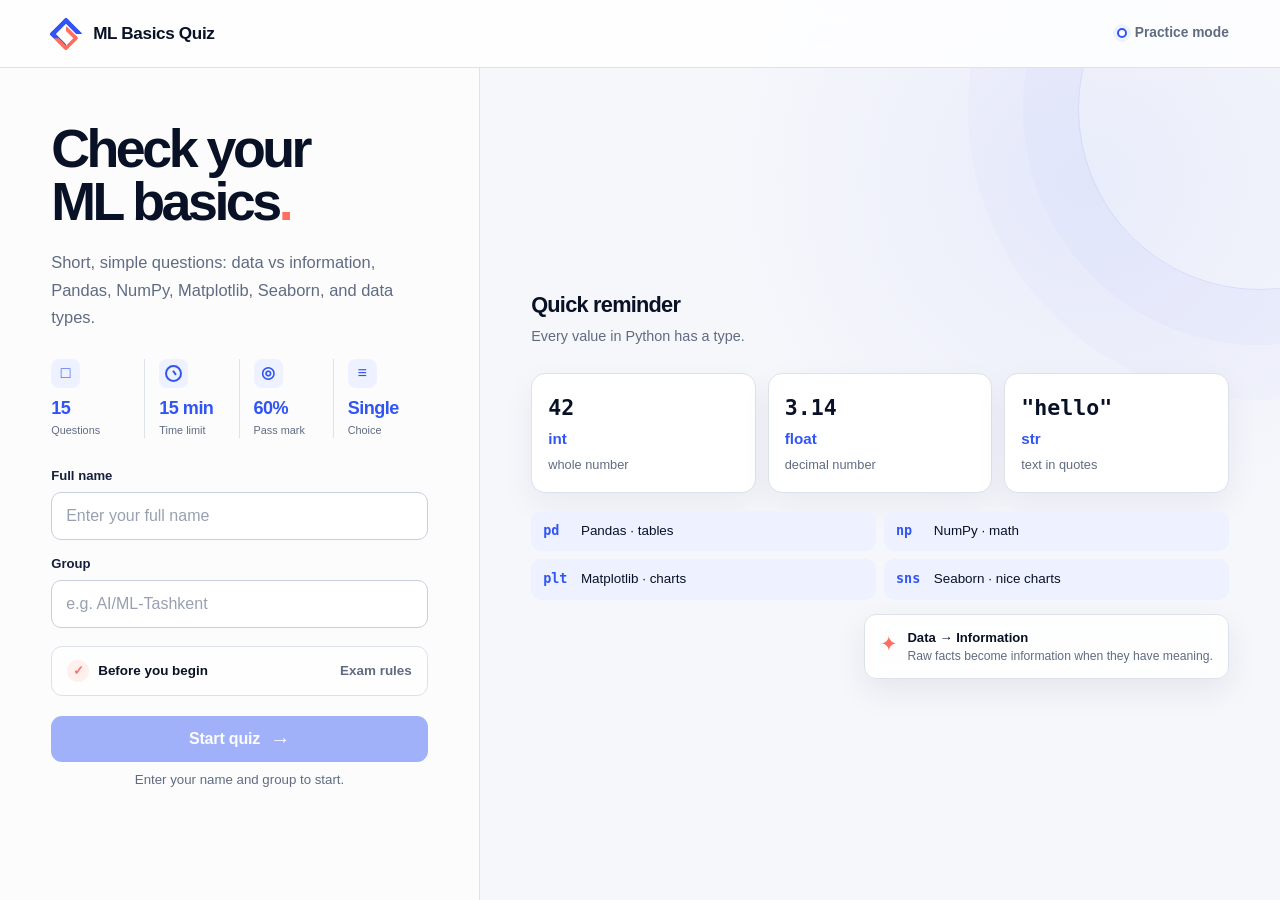
<file: ml-basics/index.html>
<!DOCTYPE html>
<html lang="en">
<head>
  <meta charset="UTF-8" />
  <meta name="viewport" content="width=device-width, initial-scale=1.0" />
  <title>ML Basics Quiz</title>
  <meta name="theme-color" content="#091126" />
  <link rel="stylesheet" href="styles.css?v=1" />
</head>
<body>

  <!-- WELCOME -->
  <section id="welcome" class="screen active">
    <header class="welcome-bar">
      <div class="brand"><span class="brand-mark" aria-hidden="true"><i></i><i></i></span>ML Basics Quiz</div>
      <div class="practice-status"><span></span> Practice mode</div>
    </header>
    <div class="welcome-layout">
      <main class="welcome-copy">
        <h1>Check your<br>ML basics<span class="accent-dot">.</span></h1>
        <p class="welcome-lede">Short, simple questions: data vs information, Pandas, NumPy, Matplotlib, Seaborn, and data types.</p>

        <div class="info-grid" aria-label="Exam details">
          <div><span class="stat-icon" aria-hidden="true">□</span><span id="q-count" class="value">15</span><span class="label">Questions</span></div>
          <div><span class="stat-icon clock-icon" aria-hidden="true"></span><span id="time-limit-label" class="value">15 min</span><span class="label">Time limit</span></div>
          <div><span class="stat-icon target-icon" aria-hidden="true">◎</span><span class="value">60%</span><span class="label">Pass mark</span></div>
          <div><span class="stat-icon" aria-hidden="true">≡</span><span class="value">Single</span><span class="label">Choice</span></div>
        </div>

        <div class="identity-fields">
          <label class="field"><span>Full name</span>
            <input id="student-name" type="text" placeholder="Enter your full name" autocomplete="off" /></label>
          <label class="field"><span>Group</span>
            <input id="student-group" type="text" placeholder="e.g. AI/ML-Tashkent" autocomplete="off" /></label>
        </div>

        <details class="rules-disclosure">
          <summary>Before you begin <span>Exam rules</span></summary>
          <ul class="rules">
            <li>Use <b>Hint</b> and <b>Explain simply</b> if you are stuck.</li>
            <li>Navigate freely using Previous, Next, or the question grid.</li>
            <li>Flag any question and return to it before submitting.</li>
            <li>The quiz auto-submits when the 15-minute timer reaches zero.</li>
            <li>You can change any answer until you submit.</li>
          </ul>
        </details>

        <button id="start-btn" class="btn primary start-btn" disabled>Start quiz <span aria-hidden="true">→</span></button>
        <p id="start-hint" class="muted small start-hint">Enter your name and group to start.</p>
      </main>

      <aside class="welcome-visual" aria-label="Python data types and libraries">
        <div class="visual-heading">
          <span>Quick reminder</span>
          <p>Every value in Python has a type.</p>
        </div>
        <div class="type-cards">
          <div class="type-card"><code>42</code><b>int</b><span>whole number</span></div>
          <div class="type-card"><code>3.14</code><b>float</b><span>decimal number</span></div>
          <div class="type-card"><code>"hello"</code><b>str</b><span>text in quotes</span></div>
        </div>
        <div class="lib-row">
          <span><b>pd</b> Pandas · tables</span>
          <span><b>np</b> NumPy · math</span>
          <span><b>plt</b> Matplotlib · charts</span>
          <span><b>sns</b> Seaborn · nice charts</span>
        </div>
        <div class="visual-note"><span class="spark">✦</span><b>Data → Information</b><span>Raw facts become information when they have meaning.</span></div>
      </aside>
    </div>
  </section>

  <!-- EXAM -->
  <section id="exam" class="screen">
    <header class="exam-bar">
      <span class="exam-title"><span class="brand-mark small-mark" aria-hidden="true"><i></i><i></i></span>ML Basics Quiz</span>
      <div class="exam-meta">
        <div class="progress-wrap"><span id="progress-label" class="progress-label">Question 1 of 15</span><span class="progress-track"><i id="progress-fill"></i></span></div>
        <span id="timer" class="timer"><i aria-hidden="true"></i>15:00</span>
      </div>
    </header>

    <div class="exam-body">
      <main class="question-panel">
        <div class="q-head">
          <span id="q-number" class="q-number">Question 1</span>
          <span id="q-topic" class="q-topic">Topic</span>
          <button id="flag-btn" class="flag-btn" type="button">⚑ Flag for review</button>
        </div>
        <div id="q-text" class="q-text"></div>
        <div id="options" class="options"></div>

        <div class="learn-row">
          <button id="hint-btn" class="learn-btn hint" type="button">Hint</button>
          <button id="explain-btn" class="learn-btn explain" type="button">Explain simply</button>
          <button id="diagram-btn" class="learn-btn diagram" type="button">Visual guide</button>
        </div>
        <div id="hint-panel" class="learn-panel hint" hidden></div>
        <div id="explain-panel" class="learn-panel explain" hidden></div>
        <div id="diagram-panel" class="learn-panel diagram" hidden></div>

        <div class="q-footer">
          <button id="prev-btn" class="btn ghost">◀ Previous</button>
          <div class="spacer"></div>
          <button id="next-btn" class="btn navy">Next ▶</button>
          <button id="submit-btn" class="btn primary" hidden>Submit Quiz</button>
        </div>
      </main>

      <aside class="navigator">
        <div class="nav-head"><div><div class="nav-title">Question navigator</div><div class="nav-subtitle">Jump to any question</div></div><div id="nav-progress" class="nav-progress"><span>0%</span></div></div>
        <div id="nav-grid" class="nav-grid"></div>
        <div class="nav-legend">
          <span><i class="lg answered"></i> Answered</span>
          <span><i class="lg current"></i> Current</span>
          <span><i class="lg flagged"></i> Flagged</span>
          <span><i class="lg"></i> Not answered</span>
        </div>
        <div id="nav-summary" class="nav-summary muted small"></div>
        <button id="submit-btn-2" class="btn primary full">Submit Quiz</button>
      </aside>
    </div>
  </section>

  <!-- RESULTS -->
  <section id="results" class="screen">
    <div class="card">
      <h1>Your Result</h1>
      <p id="results-student" class="muted"></p>
      <div class="score-hero">
        <div id="pass-fail" class="pass-fail">--</div>
        <div id="score-big" class="big-score">--</div>
        <div class="muted">out of 100 · pass mark 60</div>
      </div>
      <div id="topic-breakdown" class="section-scores"></div>
      <p id="save-status" class="muted small"></p>
      <h3>Review</h3>
      <div id="review" class="breakdown"></div>
    </div>
  </section>

  <!-- SUBMIT CONFIRM -->
  <div id="confirm-modal" class="modal-overlay">
    <div class="modal">
      <h2>Submit quiz?</h2>
      <p id="confirm-summary" class="muted"></p>
      <p>You cannot change your answers after submitting.</p>
      <div class="modal-actions">
        <button id="confirm-cancel" class="btn ghost">Keep going</button>
        <button id="confirm-submit" class="btn primary">Yes, submit</button>
      </div>
    </div>
  </div>

  <script src="app.js?v=1"></script>
</body>
</html>
</file>
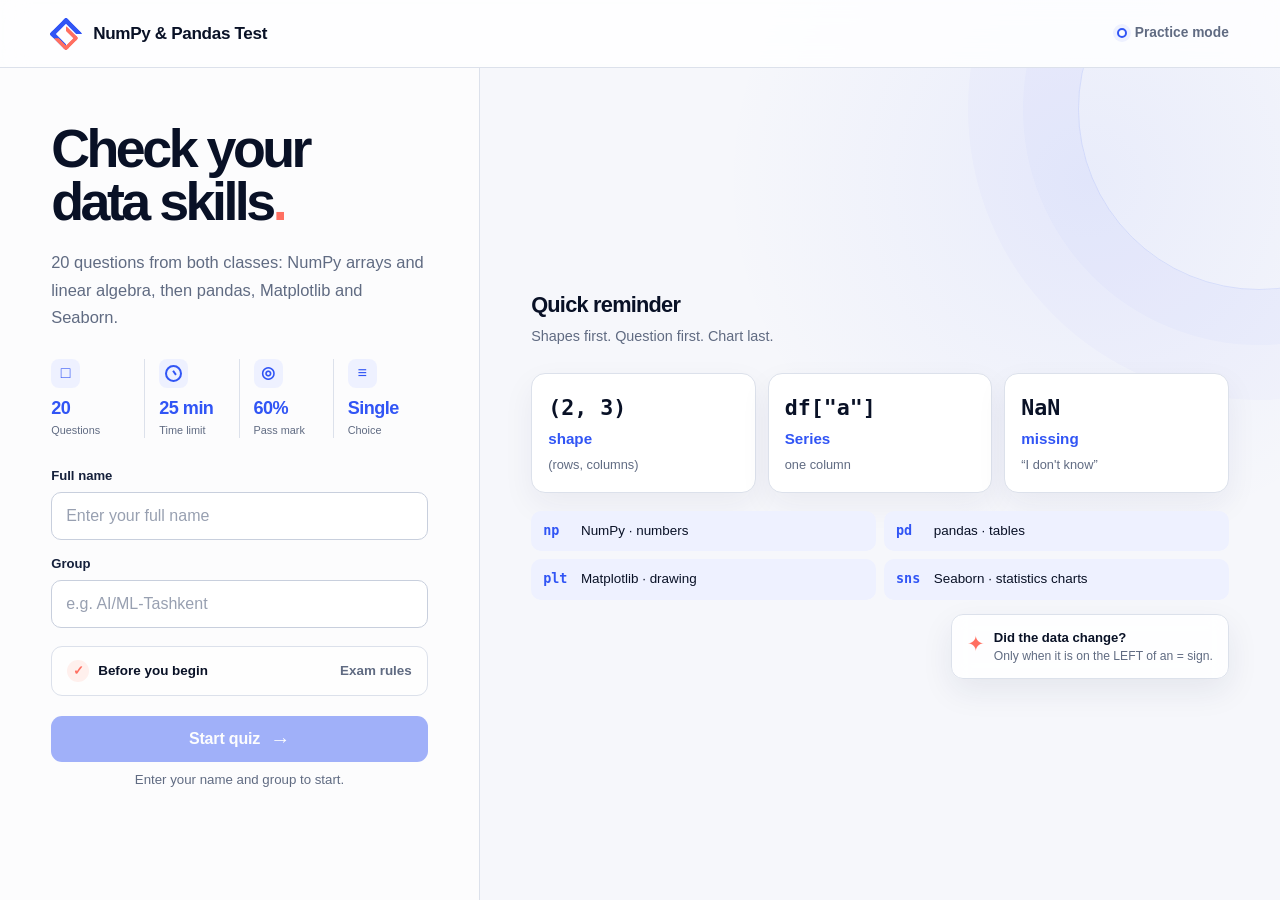
<file: numpy-pandas-test/index.html>
<!DOCTYPE html>
<html lang="en">
<head>
  <meta charset="UTF-8" />
  <meta name="viewport" content="width=device-width, initial-scale=1.0" />
  <title>NumPy &amp; Pandas Test</title>
  <meta name="theme-color" content="#091126" />
  <link rel="stylesheet" href="styles.css?v=2" />
</head>
<body>

  <!-- WELCOME -->
  <section id="welcome" class="screen active">
    <header class="welcome-bar">
      <div class="brand"><span class="brand-mark" aria-hidden="true"><i></i><i></i></span>NumPy &amp; Pandas Test</div>
      <div class="practice-status"><span></span> Practice mode</div>
    </header>
    <div class="welcome-layout">
      <main class="welcome-copy">
        <h1>Check your<br>data skills<span class="accent-dot">.</span></h1>
        <p class="welcome-lede">20 questions from both classes: NumPy arrays and linear algebra, then pandas, Matplotlib and Seaborn.</p>

        <div class="info-grid" aria-label="Exam details">
          <div><span class="stat-icon" aria-hidden="true">□</span><span id="q-count" class="value">20</span><span class="label">Questions</span></div>
          <div><span class="stat-icon clock-icon" aria-hidden="true"></span><span id="time-limit-label" class="value">25 min</span><span class="label">Time limit</span></div>
          <div><span class="stat-icon target-icon" aria-hidden="true">◎</span><span class="value">60%</span><span class="label">Pass mark</span></div>
          <div><span class="stat-icon" aria-hidden="true">≡</span><span class="value">Single</span><span class="label">Choice</span></div>
        </div>

        <div class="identity-fields">
          <label class="field"><span>Full name</span>
            <input id="student-name" type="text" placeholder="Enter your full name" autocomplete="off" /></label>
          <label class="field"><span>Group</span>
            <input id="student-group" type="text" placeholder="e.g. AI/ML-Tashkent" autocomplete="off" /></label>
        </div>

        <details class="rules-disclosure">
          <summary>Before you begin <span>Exam rules</span></summary>
          <ul class="rules">
            <li>Stuck? Press <b>Hint</b>. It shows you how to think — it does not give the answer.</li>
            <li>Navigate freely using Previous, Next, or the question grid.</li>
            <li>Flag any question and return to it before submitting.</li>
            <li>The quiz auto-submits when the 25-minute timer reaches zero.</li>
            <li>You can change any answer until you submit.</li>
          </ul>
        </details>

        <button id="start-btn" class="btn primary start-btn" disabled>Start quiz <span aria-hidden="true">→</span></button>
        <p id="start-hint" class="muted small start-hint">Enter your name and group to start.</p>
      </main>

      <aside class="welcome-visual" aria-label="NumPy and pandas reminders">
        <div class="visual-heading">
          <span>Quick reminder</span>
          <p>Shapes first. Question first. Chart last.</p>
        </div>
        <div class="type-cards">
          <div class="type-card"><code>(2, 3)</code><b>shape</b><span>(rows, columns)</span></div>
          <div class="type-card"><code>df["a"]</code><b>Series</b><span>one column</span></div>
          <div class="type-card"><code>NaN</code><b>missing</b><span>“I don't know”</span></div>
        </div>
        <div class="lib-row">
          <span><b>np</b> NumPy · numbers</span>
          <span><b>pd</b> pandas · tables</span>
          <span><b>plt</b> Matplotlib · drawing</span>
          <span><b>sns</b> Seaborn · statistics charts</span>
        </div>
        <div class="visual-note"><span class="spark">✦</span><b>Did the data change?</b><span>Only when it is on the LEFT of an = sign.</span></div>
      </aside>
    </div>
  </section>

  <!-- EXAM -->
  <section id="exam" class="screen">
    <header class="exam-bar">
      <span class="exam-title"><span class="brand-mark small-mark" aria-hidden="true"><i></i><i></i></span>NumPy &amp; Pandas Test</span>
      <div class="exam-meta">
        <div class="progress-wrap"><span id="progress-label" class="progress-label">Question 1 of 20</span><span class="progress-track"><i id="progress-fill"></i></span></div>
        <span id="timer" class="timer"><i aria-hidden="true"></i>25:00</span>
      </div>
    </header>

    <div class="exam-body">
      <main class="question-panel">
        <div class="q-head">
          <span id="q-number" class="q-number">Question 1</span>
          <span id="q-topic" class="q-topic">Topic</span>
          <button id="flag-btn" class="flag-btn" type="button">⚑ Flag for review</button>
        </div>
        <div id="q-text" class="q-text"></div>
        <pre id="q-code" class="q-code" hidden></pre>
        <div id="options" class="options"></div>

        <div class="learn-row">
          <button id="hint-btn" class="learn-btn hint" type="button">Hint</button>
          <button id="explain-btn" class="learn-btn explain" type="button">Explain simply</button>
          <button id="diagram-btn" class="learn-btn diagram" type="button">Visual guide</button>
        </div>
        <div id="hint-panel" class="learn-panel hint" hidden></div>
        <div id="explain-panel" class="learn-panel explain" hidden></div>
        <div id="diagram-panel" class="learn-panel diagram" hidden></div>

        <div class="q-footer">
          <button id="prev-btn" class="btn ghost">◀ Previous</button>
          <div class="spacer"></div>
          <button id="next-btn" class="btn navy">Next ▶</button>
          <button id="submit-btn" class="btn primary" hidden>Submit Quiz</button>
        </div>
      </main>

      <aside class="navigator">
        <div class="nav-head"><div><div class="nav-title">Question navigator</div><div class="nav-subtitle">Jump to any question</div></div><div id="nav-progress" class="nav-progress"><span>0%</span></div></div>
        <div id="nav-grid" class="nav-grid"></div>
        <div class="nav-legend">
          <span><i class="lg answered"></i> Answered</span>
          <span><i class="lg current"></i> Current</span>
          <span><i class="lg flagged"></i> Flagged</span>
          <span><i class="lg"></i> Not answered</span>
        </div>
        <div id="nav-summary" class="nav-summary muted small"></div>
        <button id="submit-btn-2" class="btn primary full">Submit Quiz</button>
      </aside>
    </div>
  </section>

  <!-- RESULTS -->
  <section id="results" class="screen">
    <div class="card">
      <h1>Your Result</h1>
      <p id="results-student" class="muted"></p>
      <div class="score-hero">
        <div id="pass-fail" class="pass-fail">--</div>
        <div id="score-big" class="big-score">--</div>
        <div class="muted">out of 100 · pass mark 60</div>
      </div>
      <div id="topic-breakdown" class="section-scores"></div>
      <p id="save-status" class="muted small"></p>
      <h3>Review</h3>
      <div id="review" class="breakdown"></div>
    </div>
  </section>

  <!-- SUBMIT CONFIRM -->
  <div id="confirm-modal" class="modal-overlay">
    <div class="modal">
      <h2>Submit quiz?</h2>
      <p id="confirm-summary" class="muted"></p>
      <p>You cannot change your answers after submitting.</p>
      <div class="modal-actions">
        <button id="confirm-cancel" class="btn ghost">Keep going</button>
        <button id="confirm-submit" class="btn primary">Yes, submit</button>
      </div>
    </div>
  </div>

  <script src="app.js?v=2"></script>
</body>
</html>
</file>
<file: ml-basics/styles.css>
/* RAG Concepts Exam — contemporary learning lab */
:root{
  --ink:#091126;
  --ink-2:#15203b;
  --indigo:#3155f5;
  --indigo-dark:#2443d8;
  --indigo-pale:#eef1ff;
  --coral:#ff6f61;
  --coral-pale:#fff0ed;
  --bg:#f6f7fb;
  --surface:#ffffff;
  --line:#dce1eb;
  --line-strong:#c8cfdd;
  --muted:#606b82;
  --green:#149c69;
  --red:#d74747;
  --shadow:0 22px 70px rgba(30,40,80,.10);
}
*{box-sizing:border-box}
html,body{margin:0;min-height:100%}
body{font-family:Inter,ui-sans-serif,-apple-system,BlinkMacSystemFont,"Segoe UI",sans-serif;color:var(--ink);background:var(--bg);line-height:1.5;-webkit-font-smoothing:antialiased}
button,input{font:inherit}
button{color:inherit}
.screen{display:none;min-height:100vh}.screen.active{display:block}
.muted{color:var(--muted)}.small{font-size:.83rem}b{font-weight:750}

/* shared brand */
.brand{display:flex;align-items:center;gap:12px;font-size:1.07rem;font-weight:800;letter-spacing:-.02em}
.brand-mark{position:relative;display:inline-flex;width:30px;height:30px;transform:rotate(45deg)}
.brand-mark i{position:absolute;inset:3px;border:5px solid var(--indigo);border-right-color:transparent;border-radius:3px}
.brand-mark i+ i{inset:9px 3px 3px 9px;border-width:4px;border-color:var(--coral);border-left-color:transparent}
.small-mark{width:25px;height:25px;margin-right:9px;vertical-align:-7px}
.small-mark i{border-color:#6f88ff;border-right-color:transparent}.small-mark i+i{border-color:var(--coral);border-left-color:transparent}

/* buttons and fields */
.btn{min-height:46px;padding:0 20px;border:1px solid transparent;border-radius:11px;font-weight:750;letter-spacing:-.01em;cursor:pointer;transition:transform .16s ease,box-shadow .16s ease,background .16s ease,border-color .16s ease}
.btn:hover:not(:disabled){transform:translateY(-1px)}.btn:active:not(:disabled){transform:translateY(0)}
.btn.primary{color:#fff;background:var(--indigo);box-shadow:0 9px 24px rgba(49,85,245,.22)}
.btn.primary:hover:not(:disabled){background:var(--indigo-dark);box-shadow:0 12px 28px rgba(49,85,245,.3)}
.btn.navy{color:#fff;background:var(--ink)}.btn.navy:hover{background:var(--ink-2)}
.btn.ghost{background:#fff;border-color:var(--line);color:var(--ink-2)}.btn.ghost:hover{border-color:var(--line-strong);background:#fafbfe}
.btn:disabled{opacity:.45;cursor:not-allowed;box-shadow:none}.btn.full{width:100%;margin-top:14px}
.field{display:block;margin:0}.field span{display:block;margin:0 0 6px;font-size:.82rem;font-weight:750;color:var(--ink-2)}
.field input{width:100%;height:48px;padding:0 14px;border:1px solid var(--line-strong);border-radius:10px;color:var(--ink);background:#fff;outline:none;transition:border-color .15s,box-shadow .15s}
.field input::placeholder{color:#98a0b1}.field input:focus{border-color:var(--indigo);box-shadow:0 0 0 4px rgba(49,85,245,.11)}

/* welcome */
#welcome{background:radial-gradient(circle at 85% 20%,rgba(49,85,245,.065),transparent 28%),var(--bg)}
.welcome-bar{height:68px;padding:0 clamp(24px,4vw,64px);display:flex;align-items:center;justify-content:space-between;border-bottom:1px solid var(--line);background:rgba(255,255,255,.82);backdrop-filter:blur(14px)}
.practice-status{display:flex;align-items:center;gap:8px;color:var(--muted);font-size:.86rem;font-weight:650}.practice-status>span{width:10px;height:10px;border:2px solid var(--indigo);border-radius:50%;box-shadow:0 0 0 4px var(--indigo-pale)}
.welcome-layout{min-height:calc(100vh - 68px);display:grid;grid-template-columns:minmax(390px,480px) minmax(0,1fr);max-width:1500px;margin:auto}
.welcome-copy{padding:clamp(50px,6vh,76px) clamp(32px,4vw,70px) 44px;border-right:1px solid var(--line);background:rgba(255,255,255,.68)}
.welcome-copy h1{margin:0;color:var(--ink);font-size:clamp(3rem,4.2vw,4.35rem);line-height:.98;letter-spacing:-.065em;font-weight:830}
.accent-dot{color:var(--coral)}
.welcome-lede{max-width:410px;margin:22px 0 28px;color:var(--muted);font-size:1.03rem;line-height:1.65}
.info-grid{display:grid;grid-template-columns:repeat(4,1fr);margin:0 0 28px}
.info-grid>div{position:relative;display:grid;justify-items:start;align-content:start;padding:0 14px;border-right:1px solid var(--line)}
.info-grid>div:first-child{padding-left:0}.info-grid>div:last-child{border-right:0}
.info-grid .stat-icon{display:grid;place-items:center;width:29px;height:29px;margin-bottom:7px;border-radius:8px;background:var(--indigo-pale);color:var(--indigo);font-weight:800}
.clock-icon{position:relative}.clock-icon:before{content:"";width:13px;height:13px;border:2px solid currentColor;border-radius:50%}.clock-icon:after{content:"";position:absolute;width:1.5px;height:5px;background:currentColor;transform:translate(2px,-1px) rotate(-35deg);transform-origin:bottom}
.info-grid .value{font-size:1.13rem;font-weight:820;letter-spacing:-.03em;color:var(--indigo);white-space:nowrap}
.info-grid .label{font-size:.68rem;color:var(--muted);white-space:nowrap}
.identity-fields{display:grid;gap:14px}
.rules-disclosure{margin:18px 0 20px;padding:13px 15px;border:1px solid var(--line);border-radius:11px;background:rgba(255,255,255,.7)}
.rules-disclosure summary{display:flex;align-items:center;justify-content:space-between;cursor:pointer;font-size:.84rem;font-weight:750;list-style:none}.rules-disclosure summary::-webkit-details-marker{display:none}.rules-disclosure summary:before{content:"✓";display:grid;place-items:center;width:22px;height:22px;margin-right:9px;border-radius:50%;background:var(--coral-pale);color:var(--coral)}.rules-disclosure summary span{margin-left:auto;color:var(--muted);font-weight:600}
.rules{margin:13px 0 0;padding:12px 0 0 22px;border-top:1px solid var(--line);color:var(--muted);font-size:.79rem}.rules li{margin:5px 0;padding-left:2px}
.start-btn{width:100%;display:flex;align-items:center;justify-content:center;gap:10px}.start-btn span{font-size:1.25rem}.start-hint{text-align:center;margin:8px 0 0}
.welcome-visual{position:relative;display:flex;flex-direction:column;justify-content:center;min-width:0;padding:50px clamp(28px,4vw,68px);overflow:hidden}
.welcome-visual:after{content:"";position:absolute;width:360px;height:360px;right:-160px;top:-140px;border:1px solid rgba(49,85,245,.13);border-radius:50%;box-shadow:0 0 0 55px rgba(49,85,245,.025),0 0 0 110px rgba(49,85,245,.018)}
.visual-heading{position:relative;z-index:1;margin-bottom:25px}.visual-heading>span{font-size:1.36rem;font-weight:820;letter-spacing:-.035em}.visual-heading p{margin:5px 0 0;color:var(--muted);font-size:.9rem}
.stage-labels{position:relative;z-index:2;display:grid;grid-template-columns:repeat(6,1fr);gap:4px;margin:0 2.5% -1px}.stage-labels span{text-align:center;font-size:.7rem;font-weight:750;color:var(--indigo);text-transform:uppercase;letter-spacing:.07em}
.welcome-visual img{position:relative;z-index:1;display:block;width:112%;max-width:none;margin-left:-6%;mix-blend-mode:multiply}
.visual-note{position:relative;z-index:2;align-self:flex-end;display:grid;grid-template-columns:auto 1fr;gap:0 9px;max-width:390px;margin-top:-12px;padding:13px 15px;border:1px solid var(--line);border-radius:12px;background:rgba(255,255,255,.88);box-shadow:0 12px 32px rgba(30,40,80,.08);backdrop-filter:blur(10px)}
.visual-note .spark{grid-row:1/3;color:var(--coral);font-size:1.3rem}.visual-note b{font-size:.82rem}.visual-note>span:last-child{color:var(--muted);font-size:.76rem}

/* exam header */
.exam-bar{position:sticky;top:0;z-index:10;min-height:72px;display:grid;grid-template-columns:1fr auto 1fr;align-items:center;padding:10px clamp(20px,3vw,44px);color:#fff;background:var(--ink);box-shadow:0 5px 24px rgba(9,17,38,.15)}
.exam-title{font-weight:800;letter-spacing:-.02em}
.exam-meta{display:contents}.progress-wrap{grid-column:2;min-width:340px;display:grid;gap:7px}.progress-label{text-align:center;font-size:.78rem;color:#d8deed;font-weight:650}.progress-track{display:block;height:4px;overflow:hidden;border-radius:99px;background:#35405b}.progress-track i{display:block;width:4.54%;height:100%;border-radius:inherit;background:linear-gradient(90deg,#6680ff,var(--coral));transition:width .3s ease}
.timer{grid-column:3;justify-self:end;display:flex;align-items:center;gap:8px;min-width:82px;font-variant-numeric:tabular-nums;font-weight:800;color:#ff8a7d}.timer i{position:relative;width:20px;height:20px;border:2px solid currentColor;border-radius:50%}.timer i:after{content:"";position:absolute;left:8px;top:3px;width:2px;height:6px;background:currentColor;transform-origin:bottom;transform:rotate(0deg)}.timer.low{animation:pulse 1s infinite;color:#fff;background:var(--red);padding:7px 10px;border-radius:9px}@keyframes pulse{50%{opacity:.65}}

/* exam workspace */
.exam-body{display:grid;grid-template-columns:minmax(0,1fr) 292px;gap:22px;max-width:1260px;margin:28px auto;padding:0 22px 44px;align-items:start}
.question-panel{background:var(--surface);border:1px solid var(--line);border-radius:16px;padding:30px 34px;box-shadow:0 16px 50px rgba(32,44,85,.065)}
.q-head{display:flex;align-items:center;gap:11px;margin-bottom:19px;flex-wrap:wrap}.q-number{font-weight:800;color:var(--indigo)}.q-topic{font-size:.73rem;color:var(--muted);font-weight:700}.q-topic:before{content:"/";margin-right:10px;color:var(--line-strong)}
.flag-btn{margin-left:auto;padding:8px 11px;border:1px solid transparent;border-radius:9px;background:transparent;color:var(--muted);font-weight:650;font-size:.82rem;cursor:pointer}.flag-btn:hover{background:var(--bg)}.flag-btn.on{background:var(--coral-pale);color:#c94f44;border-color:#ffc6bf}
.q-text{max-width:860px;margin:0 0 24px;font-size:clamp(1.25rem,2vw,1.62rem);line-height:1.42;letter-spacing:-.025em;font-weight:680;color:var(--ink)}
.options{display:flex;flex-direction:column;gap:10px}.opt{display:grid;grid-template-columns:23px 32px 1fr;align-items:center;gap:12px;min-height:59px;padding:11px 16px;border:1px solid var(--line);border-radius:11px;background:#fff;cursor:pointer;transition:border-color .14s,background .14s,box-shadow .14s,transform .14s}.opt:hover{border-color:#aeb9d4;transform:translateX(2px)}.opt.selected{border-color:var(--indigo);background:var(--indigo-pale);box-shadow:0 0 0 1px var(--indigo)}.opt input{appearance:none;width:20px;height:20px;margin:0;border:1.5px solid #8d97aa;border-radius:50%;background:#fff}.opt input:checked{border:6px solid var(--indigo)}.opt .letter{display:grid;place-items:center;width:32px;height:27px;border:1px solid var(--line-strong);border-radius:7px;font-weight:800;color:var(--ink-2);font-size:.78rem}.opt.selected .letter{border-color:#a9b7ff;color:var(--indigo);background:#fff}
.learn-row{display:flex;gap:9px;margin-top:19px;padding-top:18px;border-top:1px solid var(--line);flex-wrap:wrap}.learn-btn{min-height:39px;padding:0 13px;border:1px solid var(--line-strong);border-radius:9px;background:#fff;color:var(--ink-2);font-weight:700;font-size:.79rem;cursor:pointer}.learn-btn:hover{border-color:var(--indigo);color:var(--indigo);background:var(--indigo-pale)}
.learn-panel{margin-top:12px;padding:16px 17px;border-radius:11px;font-size:.92rem;line-height:1.65}.learn-panel.hint{background:#fff8ed;border:1px solid #f4d5a4;color:#684812}.learn-panel.explain{background:var(--indigo-pale);border:1px solid #c9d1ff;color:#22316b}.learn-panel.diagram{overflow:auto;padding:18px 20px 20px;background:#f9faff;border:1px solid var(--line);text-align:center}.learn-panel.diagram svg{display:block;max-width:860px!important;width:100%;height:auto;margin:8px auto 0}.learn-panel:before{display:block;margin-bottom:5px;font-size:.71rem;letter-spacing:.08em;text-transform:uppercase;font-weight:800}.learn-panel.hint:before{content:"Hint"}.learn-panel.explain:before{content:"In simple words"}.learn-panel.diagram:before{content:"◇ Visual guide";text-align:left;color:var(--indigo)}
.q-footer{display:flex;align-items:center;gap:10px;margin-top:22px}.q-footer .spacer{flex:1}

/* navigator */
.navigator{position:sticky;top:94px;padding:20px;border:1px solid var(--line);border-radius:16px;background:#fff;box-shadow:0 16px 50px rgba(32,44,85,.065)}
.nav-head{display:flex;align-items:center;justify-content:space-between;margin-bottom:17px}.nav-title{font-size:.94rem;font-weight:820;letter-spacing:-.02em}.nav-subtitle{font-size:.7rem;color:var(--muted);margin-top:2px}.nav-progress{--progress:0%;position:relative;display:grid;place-items:center;width:48px;height:48px;border-radius:50%;background:conic-gradient(var(--indigo) var(--progress),#e7eaf1 0)}.nav-progress:after{content:"";position:absolute;inset:5px;border-radius:50%;background:#fff}.nav-progress span{position:relative;z-index:1;font-size:.62rem;font-weight:800;color:var(--indigo)}
.nav-grid{display:grid;grid-template-columns:repeat(5,1fr);gap:7px}.nav-btn{position:relative;aspect-ratio:1;border:1px solid var(--line);border-radius:8px;background:#fff;color:var(--ink-2);font-weight:750;font-size:.78rem;cursor:pointer}.nav-btn:hover{border-color:#9ca8c1}.nav-btn.answered{border-color:var(--indigo);background:var(--indigo);color:#fff}.nav-btn.current{outline:2px solid var(--coral);outline-offset:2px}.nav-btn.flagged:after{content:"";position:absolute;top:3px;right:3px;width:6px;height:6px;border-radius:50%;background:var(--coral)}
.nav-legend{display:grid;grid-template-columns:1fr 1fr;gap:8px;margin:17px 0 13px;padding-top:15px;border-top:1px solid var(--line);font-size:.67rem;color:var(--muted)}.nav-legend span{display:flex;align-items:center;gap:6px}.lg{position:relative;width:11px;height:11px;border:1px solid var(--line-strong);border-radius:3px;background:#fff}.lg.answered{border-color:var(--indigo);background:var(--indigo)}.lg.current{outline:2px solid var(--coral);outline-offset:1px}.lg.flagged:after{content:"";position:absolute;inset:2px;border-radius:50%;background:var(--coral)}.nav-summary{padding:10px 0;border-top:1px solid var(--line)}

/* results */
.card{max-width:820px;margin:40px auto;padding:32px;border:1px solid var(--line);border-radius:16px;background:#fff;box-shadow:var(--shadow)}
.card h1{margin:.1em 0;color:var(--ink);font-size:2.2rem;letter-spacing:-.045em}.card h3{color:var(--ink)}
.score-hero{text-align:center;margin:24px 0;padding:28px;border:1px solid var(--line);border-radius:14px;background:var(--bg)}.pass-fail{font-size:.9rem;font-weight:850;letter-spacing:.12em}.pass-fail.pass{color:var(--green)}.pass-fail.fail{color:var(--red)}.big-score{font-size:4rem;line-height:1.05;font-weight:850;letter-spacing:-.06em;color:var(--ink)}
.section-scores{display:grid;grid-template-columns:repeat(auto-fit,minmax(150px,1fr));gap:10px;margin:16px 0}.section-score{padding:13px;border:1px solid var(--line);border-radius:10px}.section-score .label{font-size:.75rem;color:var(--muted)}.section-score .value{font-size:1.2rem;font-weight:800;color:var(--indigo)}
.breakdown .item{margin:10px 0;padding:14px 16px;border:1px solid var(--line);border-left-width:4px;border-radius:10px;background:#fff}.breakdown .item.correct{border-left-color:var(--green)}.breakdown .item.wrong{border-left-color:var(--red)}.breakdown .qt{font-weight:750;margin-bottom:6px}.breakdown .line{font-size:.88rem}.breakdown .right{color:var(--green);font-weight:750}.breakdown .you-wrong{color:var(--red);font-weight:750}.breakdown .explain{margin-top:7px;padding-top:7px;border-top:1px dashed var(--line);font-size:.85rem;color:var(--muted)}

/* modal */
.modal-overlay{position:fixed;inset:0;z-index:30;display:none;align-items:center;justify-content:center;padding:16px;background:rgba(9,17,38,.62);backdrop-filter:blur(5px)}.modal-overlay.show{display:flex}.modal{width:100%;max-width:440px;padding:27px;border-radius:16px;background:#fff;box-shadow:var(--shadow)}.modal h2{margin-top:0;color:var(--ink);letter-spacing:-.035em}.modal-actions{display:flex;justify-content:flex-end;gap:10px;margin-top:20px}

@media(max-width:1000px){.welcome-layout{grid-template-columns:minmax(360px,430px) 1fr}.welcome-copy{padding-left:35px;padding-right:35px}.stage-labels{display:none}.welcome-visual img{width:130%;margin-left:-15%}.exam-body{grid-template-columns:1fr 260px}.progress-wrap{min-width:270px}}
@media(max-width:820px){.welcome-layout{display:block}.welcome-copy{border-right:0}.welcome-visual{min-height:510px;border-top:1px solid var(--line)}.welcome-visual img{width:100%;margin-left:0}.stage-labels{display:grid}.exam-bar{grid-template-columns:1fr auto}.progress-wrap{display:none}.timer{grid-column:2}.exam-body{grid-template-columns:1fr}.navigator{position:static;order:-1}.nav-grid{grid-template-columns:repeat(8,1fr)}.question-panel{padding:24px}.card{margin:20px}}
@media(max-width:560px){.welcome-bar{height:60px;padding:0 18px}.practice-status{font-size:0}.practice-status span{display:block}.welcome-layout{min-height:calc(100vh - 60px)}.welcome-copy{padding:40px 20px 34px}.welcome-copy h1{font-size:3.1rem}.welcome-lede{font-size:.95rem}.info-grid{grid-template-columns:repeat(2,1fr);gap:18px 0}.info-grid>div:nth-child(2){border-right:0}.welcome-visual{padding:36px 18px;min-height:420px}.visual-heading{margin-bottom:15px}.stage-labels{display:none}.welcome-visual img{width:124%;margin-left:-12%}.visual-note{margin-top:-3px}.exam-bar{padding:10px 16px}.exam-title{font-size:.87rem}.exam-body{margin:16px auto;padding:0 12px 30px}.navigator{padding:16px}.nav-grid{grid-template-columns:repeat(6,1fr)}.question-panel{padding:20px 17px}.q-head{align-items:flex-start}.flag-btn{width:100%;text-align:left;margin-left:0}.q-text{font-size:1.18rem}.opt{grid-template-columns:20px 28px 1fr;padding:11px}.q-footer .btn{padding:0 13px}.modal-actions{flex-direction:column-reverse}.modal-actions .btn{width:100%}}
@media(prefers-reduced-motion:reduce){*,*:before,*:after{scroll-behavior:auto!important;animation:none!important;transition:none!important}}

/* ML Basics — welcome visual */
.type-cards{position:relative;z-index:1;display:grid;grid-template-columns:repeat(3,1fr);gap:12px}
.type-card{display:flex;flex-direction:column;gap:4px;padding:18px 16px;border:1px solid var(--line);border-radius:14px;background:var(--surface);box-shadow:0 12px 32px rgba(30,40,80,.06)}
.type-card code{font-size:1.35rem;font-weight:750;color:var(--ink)}
.type-card b{color:var(--indigo);font-size:.95rem}
.type-card span{color:var(--muted);font-size:.8rem}
.lib-row{position:relative;z-index:1;display:grid;grid-template-columns:repeat(2,1fr);gap:8px;margin:18px 0 26px}
.lib-row span{padding:10px 12px;border-radius:10px;background:var(--indigo-pale);font-size:.84rem;color:var(--ink)}
.lib-row b{display:inline-block;min-width:34px;color:var(--indigo);font-family:ui-monospace,Menlo,monospace}
@media(max-width:560px){.type-cards{grid-template-columns:1fr}.lib-row{grid-template-columns:1fr}.welcome-visual{min-height:0}}
</file>
<file: numpy-pandas-test/styles.css>
/* RAG Concepts Exam — contemporary learning lab */
:root{
  --ink:#091126;
  --ink-2:#15203b;
  --indigo:#3155f5;
  --indigo-dark:#2443d8;
  --indigo-pale:#eef1ff;
  --coral:#ff6f61;
  --coral-pale:#fff0ed;
  --bg:#f6f7fb;
  --surface:#ffffff;
  --line:#dce1eb;
  --line-strong:#c8cfdd;
  --muted:#606b82;
  --green:#149c69;
  --red:#d74747;
  --shadow:0 22px 70px rgba(30,40,80,.10);
}
*{box-sizing:border-box}
html,body{margin:0;min-height:100%}
body{font-family:Inter,ui-sans-serif,-apple-system,BlinkMacSystemFont,"Segoe UI",sans-serif;color:var(--ink);background:var(--bg);line-height:1.5;-webkit-font-smoothing:antialiased}
button,input{font:inherit}
button{color:inherit}
.screen{display:none;min-height:100vh}.screen.active{display:block}
.muted{color:var(--muted)}.small{font-size:.83rem}b{font-weight:750}

/* shared brand */
.brand{display:flex;align-items:center;gap:12px;font-size:1.07rem;font-weight:800;letter-spacing:-.02em}
.brand-mark{position:relative;display:inline-flex;width:30px;height:30px;transform:rotate(45deg)}
.brand-mark i{position:absolute;inset:3px;border:5px solid var(--indigo);border-right-color:transparent;border-radius:3px}
.brand-mark i+ i{inset:9px 3px 3px 9px;border-width:4px;border-color:var(--coral);border-left-color:transparent}
.small-mark{width:25px;height:25px;margin-right:9px;vertical-align:-7px}
.small-mark i{border-color:#6f88ff;border-right-color:transparent}.small-mark i+i{border-color:var(--coral);border-left-color:transparent}

/* buttons and fields */
.btn{min-height:46px;padding:0 20px;border:1px solid transparent;border-radius:11px;font-weight:750;letter-spacing:-.01em;cursor:pointer;transition:transform .16s ease,box-shadow .16s ease,background .16s ease,border-color .16s ease}
.btn:hover:not(:disabled){transform:translateY(-1px)}.btn:active:not(:disabled){transform:translateY(0)}
.btn.primary{color:#fff;background:var(--indigo);box-shadow:0 9px 24px rgba(49,85,245,.22)}
.btn.primary:hover:not(:disabled){background:var(--indigo-dark);box-shadow:0 12px 28px rgba(49,85,245,.3)}
.btn.navy{color:#fff;background:var(--ink)}.btn.navy:hover{background:var(--ink-2)}
.btn.ghost{background:#fff;border-color:var(--line);color:var(--ink-2)}.btn.ghost:hover{border-color:var(--line-strong);background:#fafbfe}
.btn:disabled{opacity:.45;cursor:not-allowed;box-shadow:none}.btn.full{width:100%;margin-top:14px}
.field{display:block;margin:0}.field span{display:block;margin:0 0 6px;font-size:.82rem;font-weight:750;color:var(--ink-2)}
.field input{width:100%;height:48px;padding:0 14px;border:1px solid var(--line-strong);border-radius:10px;color:var(--ink);background:#fff;outline:none;transition:border-color .15s,box-shadow .15s}
.field input::placeholder{color:#98a0b1}.field input:focus{border-color:var(--indigo);box-shadow:0 0 0 4px rgba(49,85,245,.11)}

/* welcome */
#welcome{background:radial-gradient(circle at 85% 20%,rgba(49,85,245,.065),transparent 28%),var(--bg)}
.welcome-bar{height:68px;padding:0 clamp(24px,4vw,64px);display:flex;align-items:center;justify-content:space-between;border-bottom:1px solid var(--line);background:rgba(255,255,255,.82);backdrop-filter:blur(14px)}
.practice-status{display:flex;align-items:center;gap:8px;color:var(--muted);font-size:.86rem;font-weight:650}.practice-status>span{width:10px;height:10px;border:2px solid var(--indigo);border-radius:50%;box-shadow:0 0 0 4px var(--indigo-pale)}
.welcome-layout{min-height:calc(100vh - 68px);display:grid;grid-template-columns:minmax(390px,480px) minmax(0,1fr);max-width:1500px;margin:auto}
.welcome-copy{padding:clamp(50px,6vh,76px) clamp(32px,4vw,70px) 44px;border-right:1px solid var(--line);background:rgba(255,255,255,.68)}
.welcome-copy h1{margin:0;color:var(--ink);font-size:clamp(3rem,4.2vw,4.35rem);line-height:.98;letter-spacing:-.065em;font-weight:830}
.accent-dot{color:var(--coral)}
.welcome-lede{max-width:410px;margin:22px 0 28px;color:var(--muted);font-size:1.03rem;line-height:1.65}
.info-grid{display:grid;grid-template-columns:repeat(4,1fr);margin:0 0 28px}
.info-grid>div{position:relative;display:grid;justify-items:start;align-content:start;padding:0 14px;border-right:1px solid var(--line)}
.info-grid>div:first-child{padding-left:0}.info-grid>div:last-child{border-right:0}
.info-grid .stat-icon{display:grid;place-items:center;width:29px;height:29px;margin-bottom:7px;border-radius:8px;background:var(--indigo-pale);color:var(--indigo);font-weight:800}
.clock-icon{position:relative}.clock-icon:before{content:"";width:13px;height:13px;border:2px solid currentColor;border-radius:50%}.clock-icon:after{content:"";position:absolute;width:1.5px;height:5px;background:currentColor;transform:translate(2px,-1px) rotate(-35deg);transform-origin:bottom}
.info-grid .value{font-size:1.13rem;font-weight:820;letter-spacing:-.03em;color:var(--indigo);white-space:nowrap}
.info-grid .label{font-size:.68rem;color:var(--muted);white-space:nowrap}
.identity-fields{display:grid;gap:14px}
.rules-disclosure{margin:18px 0 20px;padding:13px 15px;border:1px solid var(--line);border-radius:11px;background:rgba(255,255,255,.7)}
.rules-disclosure summary{display:flex;align-items:center;justify-content:space-between;cursor:pointer;font-size:.84rem;font-weight:750;list-style:none}.rules-disclosure summary::-webkit-details-marker{display:none}.rules-disclosure summary:before{content:"✓";display:grid;place-items:center;width:22px;height:22px;margin-right:9px;border-radius:50%;background:var(--coral-pale);color:var(--coral)}.rules-disclosure summary span{margin-left:auto;color:var(--muted);font-weight:600}
.rules{margin:13px 0 0;padding:12px 0 0 22px;border-top:1px solid var(--line);color:var(--muted);font-size:.79rem}.rules li{margin:5px 0;padding-left:2px}
.start-btn{width:100%;display:flex;align-items:center;justify-content:center;gap:10px}.start-btn span{font-size:1.25rem}.start-hint{text-align:center;margin:8px 0 0}
.welcome-visual{position:relative;display:flex;flex-direction:column;justify-content:center;min-width:0;padding:50px clamp(28px,4vw,68px);overflow:hidden}
.welcome-visual:after{content:"";position:absolute;width:360px;height:360px;right:-160px;top:-140px;border:1px solid rgba(49,85,245,.13);border-radius:50%;box-shadow:0 0 0 55px rgba(49,85,245,.025),0 0 0 110px rgba(49,85,245,.018)}
.visual-heading{position:relative;z-index:1;margin-bottom:25px}.visual-heading>span{font-size:1.36rem;font-weight:820;letter-spacing:-.035em}.visual-heading p{margin:5px 0 0;color:var(--muted);font-size:.9rem}
.stage-labels{position:relative;z-index:2;display:grid;grid-template-columns:repeat(6,1fr);gap:4px;margin:0 2.5% -1px}.stage-labels span{text-align:center;font-size:.7rem;font-weight:750;color:var(--indigo);text-transform:uppercase;letter-spacing:.07em}
.welcome-visual img{position:relative;z-index:1;display:block;width:112%;max-width:none;margin-left:-6%;mix-blend-mode:multiply}
.visual-note{position:relative;z-index:2;align-self:flex-end;display:grid;grid-template-columns:auto 1fr;gap:0 9px;max-width:390px;margin-top:-12px;padding:13px 15px;border:1px solid var(--line);border-radius:12px;background:rgba(255,255,255,.88);box-shadow:0 12px 32px rgba(30,40,80,.08);backdrop-filter:blur(10px)}
.visual-note .spark{grid-row:1/3;color:var(--coral);font-size:1.3rem}.visual-note b{font-size:.82rem}.visual-note>span:last-child{color:var(--muted);font-size:.76rem}

/* exam header */
.exam-bar{position:sticky;top:0;z-index:10;min-height:72px;display:grid;grid-template-columns:1fr auto 1fr;align-items:center;padding:10px clamp(20px,3vw,44px);color:#fff;background:var(--ink);box-shadow:0 5px 24px rgba(9,17,38,.15)}
.exam-title{font-weight:800;letter-spacing:-.02em}
.exam-meta{display:contents}.progress-wrap{grid-column:2;min-width:340px;display:grid;gap:7px}.progress-label{text-align:center;font-size:.78rem;color:#d8deed;font-weight:650}.progress-track{display:block;height:4px;overflow:hidden;border-radius:99px;background:#35405b}.progress-track i{display:block;width:4.54%;height:100%;border-radius:inherit;background:linear-gradient(90deg,#6680ff,var(--coral));transition:width .3s ease}
.timer{grid-column:3;justify-self:end;display:flex;align-items:center;gap:8px;min-width:82px;font-variant-numeric:tabular-nums;font-weight:800;color:#ff8a7d}.timer i{position:relative;width:20px;height:20px;border:2px solid currentColor;border-radius:50%}.timer i:after{content:"";position:absolute;left:8px;top:3px;width:2px;height:6px;background:currentColor;transform-origin:bottom;transform:rotate(0deg)}.timer.low{animation:pulse 1s infinite;color:#fff;background:var(--red);padding:7px 10px;border-radius:9px}@keyframes pulse{50%{opacity:.65}}

/* exam workspace */
.exam-body{display:grid;grid-template-columns:minmax(0,1fr) 292px;gap:22px;max-width:1260px;margin:28px auto;padding:0 22px 44px;align-items:start}
.question-panel{background:var(--surface);border:1px solid var(--line);border-radius:16px;padding:30px 34px;box-shadow:0 16px 50px rgba(32,44,85,.065)}
.q-head{display:flex;align-items:center;gap:11px;margin-bottom:19px;flex-wrap:wrap}.q-number{font-weight:800;color:var(--indigo)}.q-topic{font-size:.73rem;color:var(--muted);font-weight:700}.q-topic:before{content:"/";margin-right:10px;color:var(--line-strong)}
.flag-btn{margin-left:auto;padding:8px 11px;border:1px solid transparent;border-radius:9px;background:transparent;color:var(--muted);font-weight:650;font-size:.82rem;cursor:pointer}.flag-btn:hover{background:var(--bg)}.flag-btn.on{background:var(--coral-pale);color:#c94f44;border-color:#ffc6bf}
.q-text{max-width:860px;margin:0 0 24px;font-size:clamp(1.25rem,2vw,1.62rem);line-height:1.42;letter-spacing:-.025em;font-weight:680;color:var(--ink)}
.options{display:flex;flex-direction:column;gap:10px}.opt{display:grid;grid-template-columns:23px 32px 1fr;align-items:center;gap:12px;min-height:59px;padding:11px 16px;border:1px solid var(--line);border-radius:11px;background:#fff;cursor:pointer;transition:border-color .14s,background .14s,box-shadow .14s,transform .14s}.opt:hover{border-color:#aeb9d4;transform:translateX(2px)}.opt.selected{border-color:var(--indigo);background:var(--indigo-pale);box-shadow:0 0 0 1px var(--indigo)}.opt input{appearance:none;width:20px;height:20px;margin:0;border:1.5px solid #8d97aa;border-radius:50%;background:#fff}.opt input:checked{border:6px solid var(--indigo)}.opt .letter{display:grid;place-items:center;width:32px;height:27px;border:1px solid var(--line-strong);border-radius:7px;font-weight:800;color:var(--ink-2);font-size:.78rem}.opt.selected .letter{border-color:#a9b7ff;color:var(--indigo);background:#fff}
.learn-row{display:flex;gap:9px;margin-top:19px;padding-top:18px;border-top:1px solid var(--line);flex-wrap:wrap}.learn-btn{min-height:39px;padding:0 13px;border:1px solid var(--line-strong);border-radius:9px;background:#fff;color:var(--ink-2);font-weight:700;font-size:.79rem;cursor:pointer}.learn-btn:hover{border-color:var(--indigo);color:var(--indigo);background:var(--indigo-pale)}
.learn-panel{margin-top:12px;padding:16px 17px;border-radius:11px;font-size:.92rem;line-height:1.65}.learn-panel.hint{background:#fff8ed;border:1px solid #f4d5a4;color:#684812}.learn-panel.explain{background:var(--indigo-pale);border:1px solid #c9d1ff;color:#22316b}.learn-panel.diagram{overflow:auto;padding:18px 20px 20px;background:#f9faff;border:1px solid var(--line);text-align:center}.learn-panel.diagram svg{display:block;max-width:860px!important;width:100%;height:auto;margin:8px auto 0}.learn-panel:before{display:block;margin-bottom:5px;font-size:.71rem;letter-spacing:.08em;text-transform:uppercase;font-weight:800}.learn-panel.hint:before{content:"Hint"}.learn-panel.explain:before{content:"In simple words"}.learn-panel.diagram:before{content:"◇ Visual guide";text-align:left;color:var(--indigo)}
.q-footer{display:flex;align-items:center;gap:10px;margin-top:22px}.q-footer .spacer{flex:1}

/* navigator */
.navigator{position:sticky;top:94px;padding:20px;border:1px solid var(--line);border-radius:16px;background:#fff;box-shadow:0 16px 50px rgba(32,44,85,.065)}
.nav-head{display:flex;align-items:center;justify-content:space-between;margin-bottom:17px}.nav-title{font-size:.94rem;font-weight:820;letter-spacing:-.02em}.nav-subtitle{font-size:.7rem;color:var(--muted);margin-top:2px}.nav-progress{--progress:0%;position:relative;display:grid;place-items:center;width:48px;height:48px;border-radius:50%;background:conic-gradient(var(--indigo) var(--progress),#e7eaf1 0)}.nav-progress:after{content:"";position:absolute;inset:5px;border-radius:50%;background:#fff}.nav-progress span{position:relative;z-index:1;font-size:.62rem;font-weight:800;color:var(--indigo)}
.nav-grid{display:grid;grid-template-columns:repeat(5,1fr);gap:7px}.nav-btn{position:relative;aspect-ratio:1;border:1px solid var(--line);border-radius:8px;background:#fff;color:var(--ink-2);font-weight:750;font-size:.78rem;cursor:pointer}.nav-btn:hover{border-color:#9ca8c1}.nav-btn.answered{border-color:var(--indigo);background:var(--indigo);color:#fff}.nav-btn.current{outline:2px solid var(--coral);outline-offset:2px}.nav-btn.flagged:after{content:"";position:absolute;top:3px;right:3px;width:6px;height:6px;border-radius:50%;background:var(--coral)}
.nav-legend{display:grid;grid-template-columns:1fr 1fr;gap:8px;margin:17px 0 13px;padding-top:15px;border-top:1px solid var(--line);font-size:.67rem;color:var(--muted)}.nav-legend span{display:flex;align-items:center;gap:6px}.lg{position:relative;width:11px;height:11px;border:1px solid var(--line-strong);border-radius:3px;background:#fff}.lg.answered{border-color:var(--indigo);background:var(--indigo)}.lg.current{outline:2px solid var(--coral);outline-offset:1px}.lg.flagged:after{content:"";position:absolute;inset:2px;border-radius:50%;background:var(--coral)}.nav-summary{padding:10px 0;border-top:1px solid var(--line)}

/* results */
.card{max-width:820px;margin:40px auto;padding:32px;border:1px solid var(--line);border-radius:16px;background:#fff;box-shadow:var(--shadow)}
.card h1{margin:.1em 0;color:var(--ink);font-size:2.2rem;letter-spacing:-.045em}.card h3{color:var(--ink)}
.score-hero{text-align:center;margin:24px 0;padding:28px;border:1px solid var(--line);border-radius:14px;background:var(--bg)}.pass-fail{font-size:.9rem;font-weight:850;letter-spacing:.12em}.pass-fail.pass{color:var(--green)}.pass-fail.fail{color:var(--red)}.big-score{font-size:4rem;line-height:1.05;font-weight:850;letter-spacing:-.06em;color:var(--ink)}
.section-scores{display:grid;grid-template-columns:repeat(auto-fit,minmax(150px,1fr));gap:10px;margin:16px 0}.section-score{padding:13px;border:1px solid var(--line);border-radius:10px}.section-score .label{font-size:.75rem;color:var(--muted)}.section-score .value{font-size:1.2rem;font-weight:800;color:var(--indigo)}
.breakdown .item{margin:10px 0;padding:14px 16px;border:1px solid var(--line);border-left-width:4px;border-radius:10px;background:#fff}.breakdown .item.correct{border-left-color:var(--green)}.breakdown .item.wrong{border-left-color:var(--red)}.breakdown .qt{font-weight:750;margin-bottom:6px}.breakdown .line{font-size:.88rem}.breakdown .right{color:var(--green);font-weight:750}.breakdown .you-wrong{color:var(--red);font-weight:750}.breakdown .explain{margin-top:7px;padding-top:7px;border-top:1px dashed var(--line);font-size:.85rem;color:var(--muted)}

/* modal */
.modal-overlay{position:fixed;inset:0;z-index:30;display:none;align-items:center;justify-content:center;padding:16px;background:rgba(9,17,38,.62);backdrop-filter:blur(5px)}.modal-overlay.show{display:flex}.modal{width:100%;max-width:440px;padding:27px;border-radius:16px;background:#fff;box-shadow:var(--shadow)}.modal h2{margin-top:0;color:var(--ink);letter-spacing:-.035em}.modal-actions{display:flex;justify-content:flex-end;gap:10px;margin-top:20px}

@media(max-width:1000px){.welcome-layout{grid-template-columns:minmax(360px,430px) 1fr}.welcome-copy{padding-left:35px;padding-right:35px}.stage-labels{display:none}.welcome-visual img{width:130%;margin-left:-15%}.exam-body{grid-template-columns:1fr 260px}.progress-wrap{min-width:270px}}
@media(max-width:820px){.welcome-layout{display:block}.welcome-copy{border-right:0}.welcome-visual{min-height:510px;border-top:1px solid var(--line)}.welcome-visual img{width:100%;margin-left:0}.stage-labels{display:grid}.exam-bar{grid-template-columns:1fr auto}.progress-wrap{display:none}.timer{grid-column:2}.exam-body{grid-template-columns:1fr}.navigator{position:static;order:-1}.nav-grid{grid-template-columns:repeat(8,1fr)}.question-panel{padding:24px}.card{margin:20px}}
@media(max-width:560px){.welcome-bar{height:60px;padding:0 18px}.practice-status{font-size:0}.practice-status span{display:block}.welcome-layout{min-height:calc(100vh - 60px)}.welcome-copy{padding:40px 20px 34px}.welcome-copy h1{font-size:3.1rem}.welcome-lede{font-size:.95rem}.info-grid{grid-template-columns:repeat(2,1fr);gap:18px 0}.info-grid>div:nth-child(2){border-right:0}.welcome-visual{padding:36px 18px;min-height:420px}.visual-heading{margin-bottom:15px}.stage-labels{display:none}.welcome-visual img{width:124%;margin-left:-12%}.visual-note{margin-top:-3px}.exam-bar{padding:10px 16px}.exam-title{font-size:.87rem}.exam-body{margin:16px auto;padding:0 12px 30px}.navigator{padding:16px}.nav-grid{grid-template-columns:repeat(6,1fr)}.question-panel{padding:20px 17px}.q-head{align-items:flex-start}.flag-btn{width:100%;text-align:left;margin-left:0}.q-text{font-size:1.18rem}.opt{grid-template-columns:20px 28px 1fr;padding:11px}.q-footer .btn{padding:0 13px}.modal-actions{flex-direction:column-reverse}.modal-actions .btn{width:100%}}
@media(prefers-reduced-motion:reduce){*,*:before,*:after{scroll-behavior:auto!important;animation:none!important;transition:none!important}}

/* ML Basics — welcome visual */
.type-cards{position:relative;z-index:1;display:grid;grid-template-columns:repeat(3,1fr);gap:12px}
.type-card{display:flex;flex-direction:column;gap:4px;padding:18px 16px;border:1px solid var(--line);border-radius:14px;background:var(--surface);box-shadow:0 12px 32px rgba(30,40,80,.06)}
.type-card code{font-size:1.35rem;font-weight:750;color:var(--ink)}
.type-card b{color:var(--indigo);font-size:.95rem}
.type-card span{color:var(--muted);font-size:.8rem}
.lib-row{position:relative;z-index:1;display:grid;grid-template-columns:repeat(2,1fr);gap:8px;margin:18px 0 26px}
.lib-row span{padding:10px 12px;border-radius:10px;background:var(--indigo-pale);font-size:.84rem;color:var(--ink)}
.lib-row b{display:inline-block;min-width:34px;color:var(--indigo);font-family:ui-monospace,Menlo,monospace}
@media(max-width:560px){.type-cards{grid-template-columns:1fr}.lib-row{grid-template-columns:1fr}.welcome-visual{min-height:0}}

/* code box under the question (added for code-reading questions) */
.q-code{max-width:860px;margin:-8px 0 22px;padding:16px 18px;border-radius:12px;background:#1b1f2a;color:#e8ecf4;
  font:500 .95rem/1.55 ui-monospace,"JetBrains Mono",Menlo,Consolas,monospace;white-space:pre;overflow-x:auto}
.q-code[hidden]{display:none}
.rv-code{margin:4px 0 8px;padding:10px 12px;border-radius:8px;background:#1b1f2a;color:#e8ecf4;
  font:500 .8rem/1.5 ui-monospace,Menlo,Consolas,monospace;white-space:pre;overflow-x:auto}
.opt span:last-child{overflow-wrap:anywhere}
@media(max-width:560px){.q-code{font-size:.8rem;padding:12px}}
</file>
